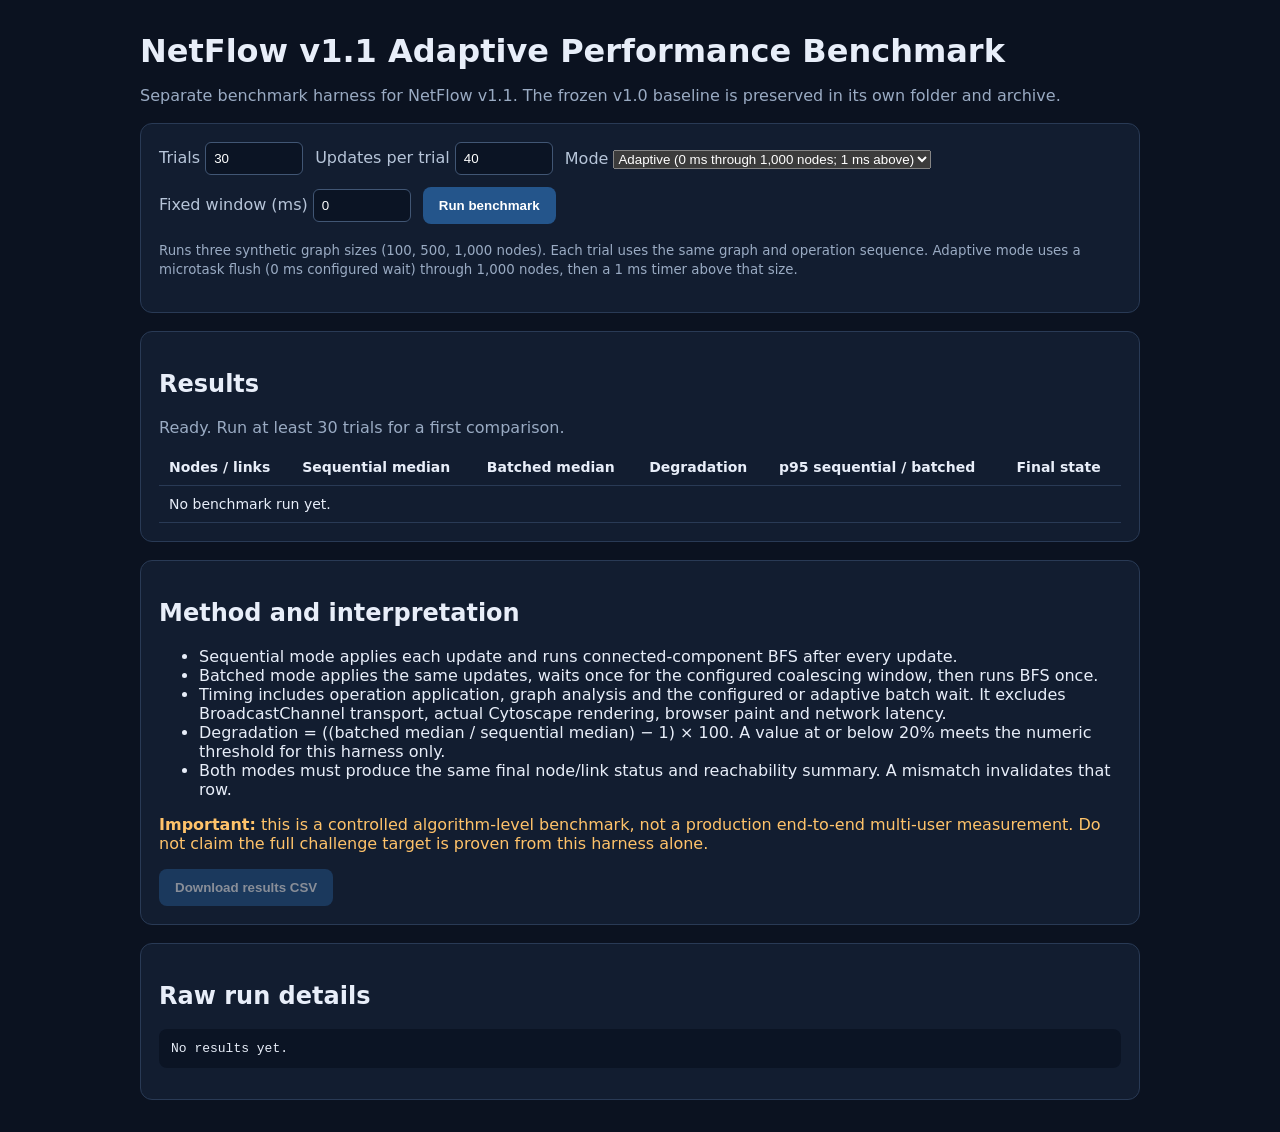
<file: benchmark.html>
<!doctype html><html lang="en"><head><meta charset="utf-8"><meta name="viewport" content="width=device-width,initial-scale=1"><title>NetFlow v1.1 — Adaptive Performance Benchmark</title><style>
:root{color-scheme:dark;font-family:system-ui,-apple-system,Segoe UI,sans-serif;background:#0b1220;color:#e8eef9}body{max-width:1000px;margin:32px auto;padding:0 18px}h1{margin-bottom:6px}.muted{color:#9aabc3}section{background:#121d30;border:1px solid #293a55;border-radius:12px;padding:18px;margin:18px 0}button{background:#24558b;color:white;border:0;border-radius:8px;padding:11px 16px;font-weight:700;cursor:pointer}button:disabled{opacity:.5}table{border-collapse:collapse;width:100%;margin-top:12px}th,td{text-align:left;padding:10px;border-bottom:1px solid #293a55;font-size:14px}.good{color:#61dfb5}.warn{color:#ffc36a}pre{white-space:pre-wrap;overflow-wrap:anywhere;background:#0b1424;padding:12px;border-radius:8px}.controls{display:flex;gap:12px;flex-wrap:wrap;align-items:center}label{color:#b7c5d9}input{width:80px;padding:8px;background:#0b1424;color:#fff;border:1px solid #415674;border-radius:6px}small{color:#9aabc3}.pill{display:inline-block;padding:3px 8px;border-radius:99px;background:#1c3652;color:#b9d8ff;font-size:12px}
</style></head><body><h1>NetFlow v1.1 Adaptive Performance Benchmark</h1><p class="muted">Separate benchmark harness for NetFlow v1.1. The frozen v1.0 baseline is preserved in its own folder and archive.</p>
<section><div class="controls"><label>Trials <input id="trials" type="number" min="30" max="200" value="30"></label><label>Updates per trial <input id="updates" type="number" min="10" max="500" value="40"></label><label>Mode <select id="mode"><option value="adaptive" selected>Adaptive (0 ms through 1,000 nodes; 1 ms above)</option><option value="fixed">Fixed window</option></select></label><label>Fixed window (ms) <input id="window" type="number" min="0" max="100" value="0"></label><button id="run">Run benchmark</button></div><p><small>Runs three synthetic graph sizes (100, 500, 1,000 nodes). Each trial uses the same graph and operation sequence. Adaptive mode uses a microtask flush (0 ms configured wait) through 1,000 nodes, then a 1 ms timer above that size.</small></p></section>
<section><h2>Results</h2><div id="status" class="muted">Ready. Run at least 30 trials for a first comparison.</div><table><thead><tr><th>Nodes / links</th><th>Sequential median</th><th>Batched median</th><th>Degradation</th><th>p95 sequential / batched</th><th>Final state</th></tr></thead><tbody id="results"><tr><td colspan="6">No benchmark run yet.</td></tr></tbody></table></section>
<section><h2>Method and interpretation</h2><ul><li>Sequential mode applies each update and runs connected-component BFS after every update.</li><li>Batched mode applies the same updates, waits once for the configured coalescing window, then runs BFS once.</li><li>Timing includes operation application, graph analysis and the configured or adaptive batch wait. It excludes BroadcastChannel transport, actual Cytoscape rendering, browser paint and network latency.</li><li>Degradation = ((batched median / sequential median) − 1) × 100. A value at or below 20% meets the numeric threshold for this harness only.</li><li>Both modes must produce the same final node/link status and reachability summary. A mismatch invalidates that row.</li></ul><p class="warn"><b>Important:</b> this is a controlled algorithm-level benchmark, not a production end-to-end multi-user measurement. Do not claim the full challenge target is proven from this harness alone.</p><button id="csv" disabled>Download results CSV</button></section>
<section><h2>Raw run details</h2><pre id="raw">No results yet.</pre></section>
<script src="benchmark.js"></script></body></html>
</file>
